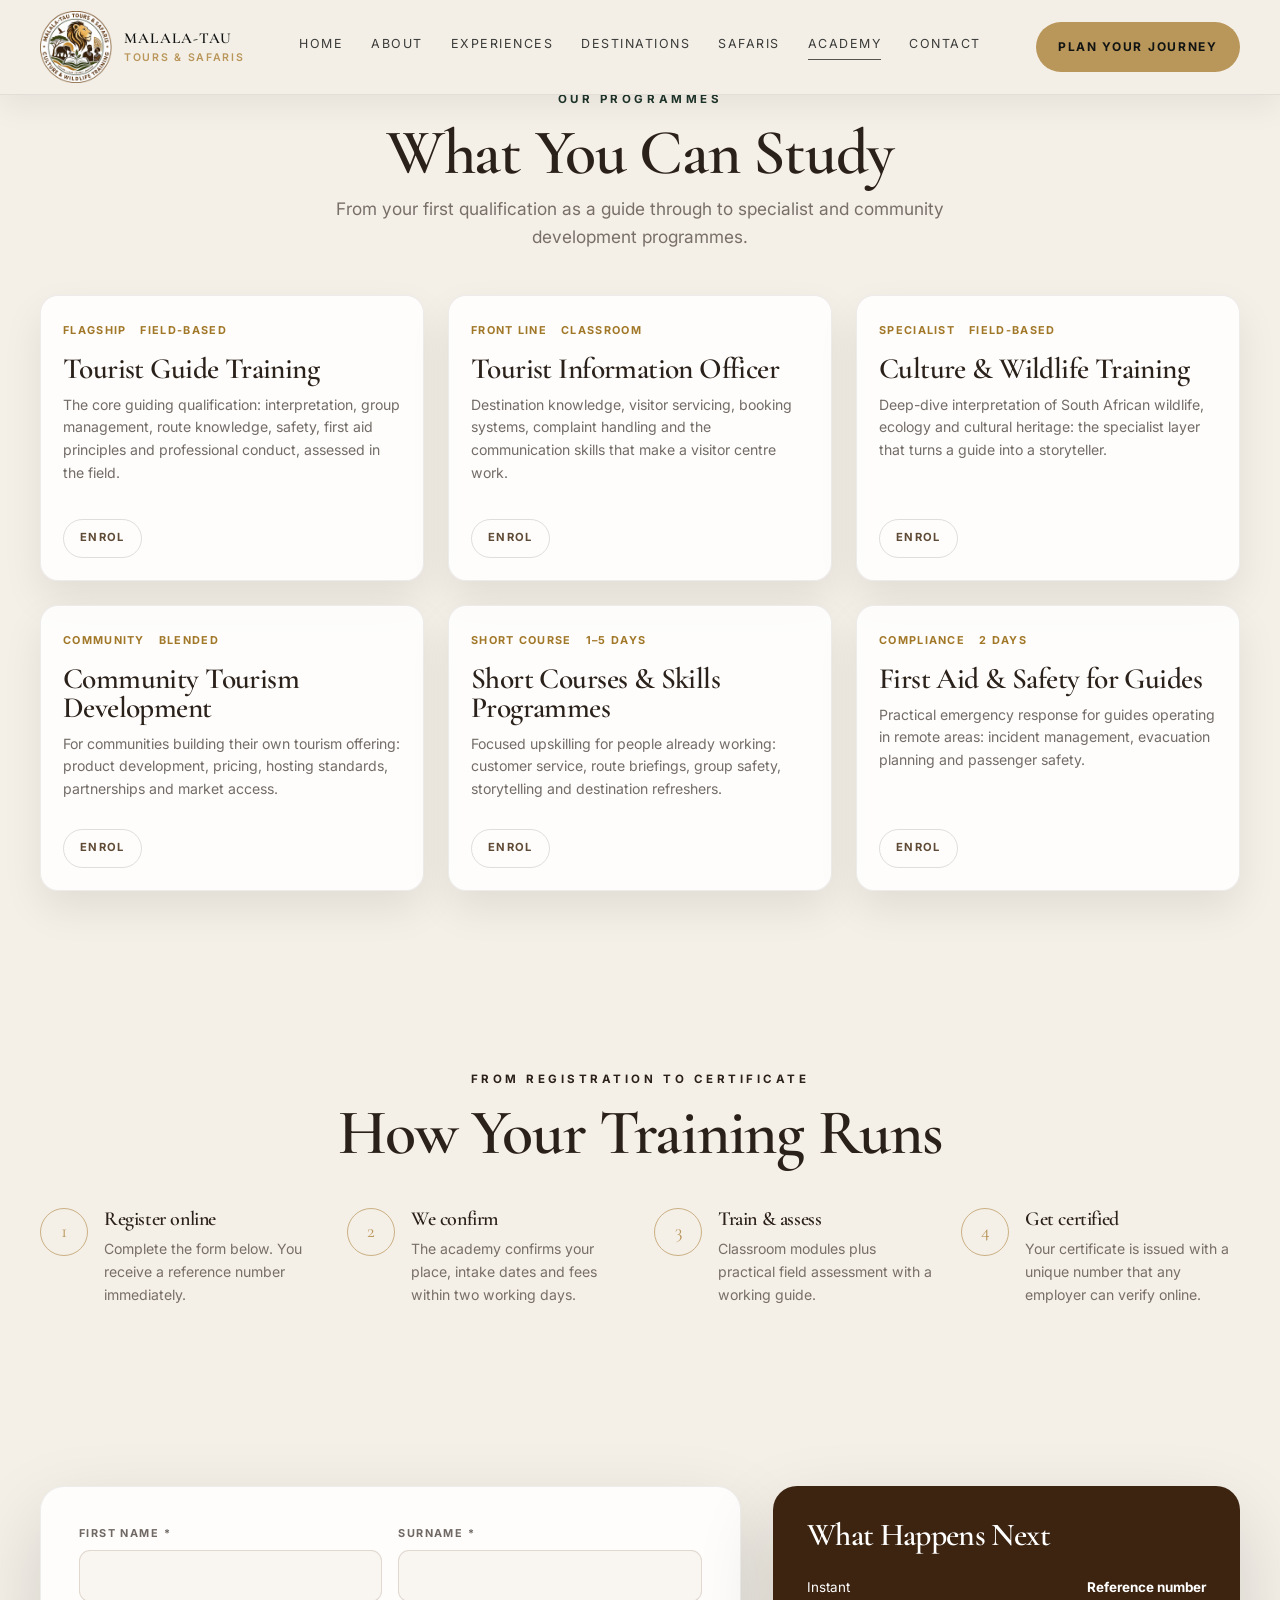
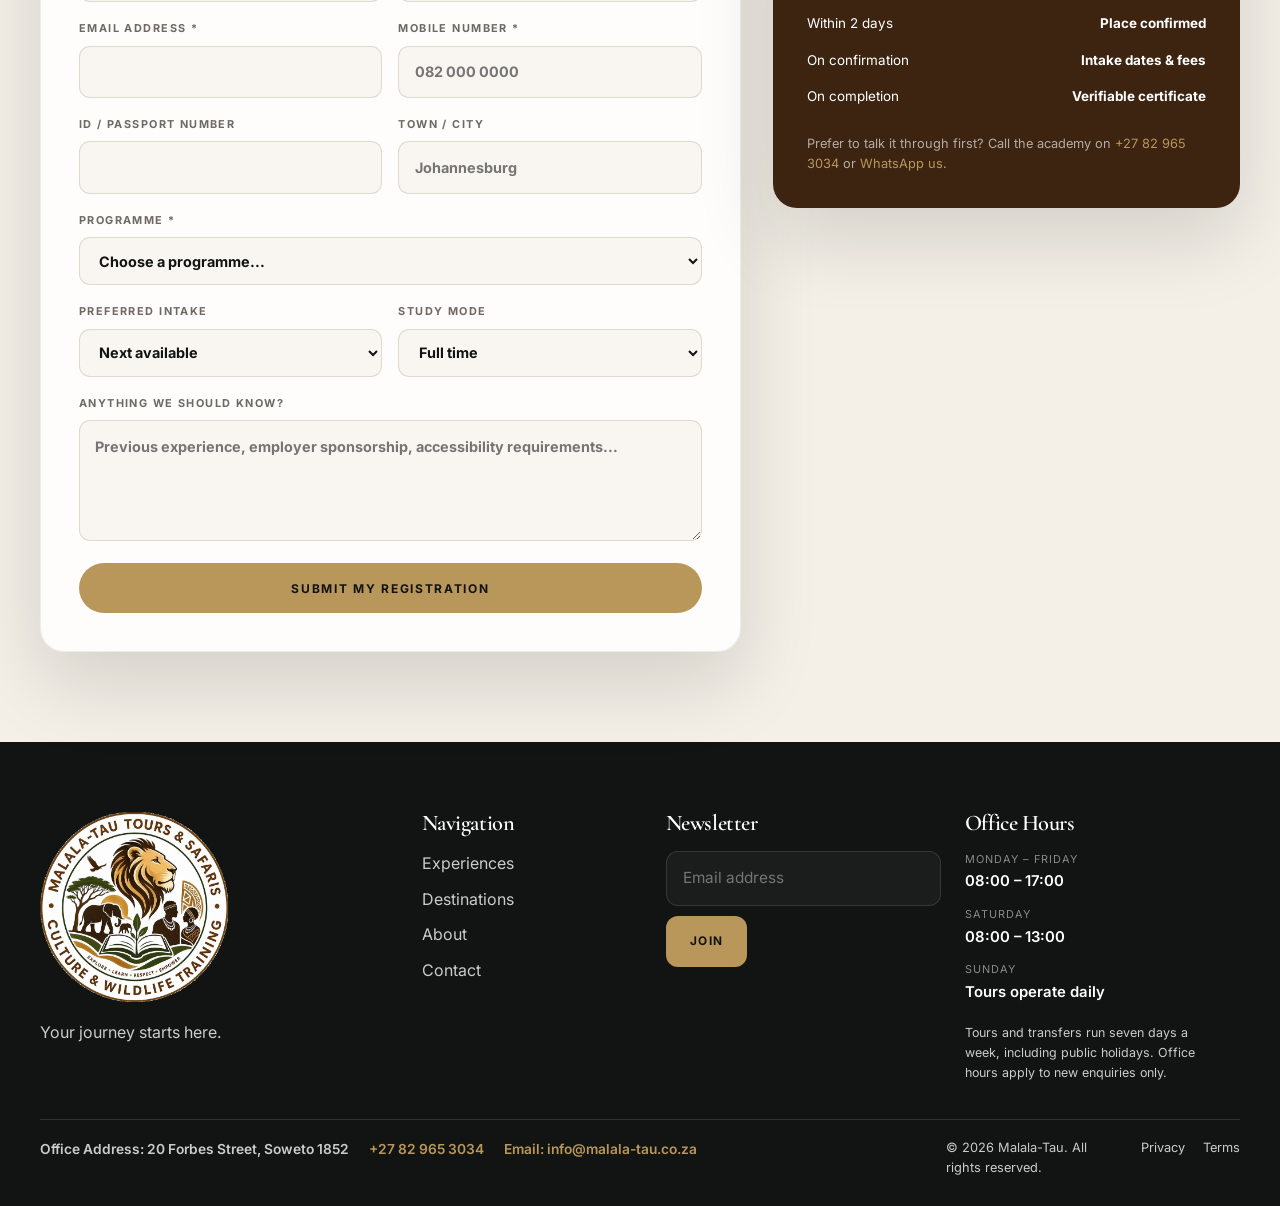
<file: academy.html>
<!DOCTYPE html>
<html lang="en">
  <head>
    <meta charset="UTF-8" />
    <meta name="viewport" content="width=device-width, initial-scale=1.0" />
    <title>Academy | Malala-Tau</title>
    <meta name="description" content="Malala-Tau Academy programmes for guides, tourism professionals and community development." />
    <link rel="preconnect" href="https://fonts.googleapis.com" />
    <link rel="preconnect" href="https://fonts.gstatic.com" crossorigin />
    <link href="https://fonts.googleapis.com/css2?family=Cormorant+Garamond:wght@400;500;600;700&family=Inter:wght@400;500;600;700;800&display=swap" rel="stylesheet" />
    <link rel="stylesheet" href="styles.css" />
  </head>
  <body class="academy-page">
    <header class="site-header" id="top">
      <div class="container nav-shell">
        <a href="index.html#top" class="brand" aria-label="Malala Tau home">
          <img class="brand-logo" src="malala-tau-logo.png" alt="Malala-Tau Tours and Safaris" />
          <span class="brand-label">Malala-Tau<br /><small>Tours &amp; Safaris</small></span>
        </a>
        <nav class="main-nav" aria-label="Main navigation">
          <a href="index.html#top">Home</a>
          <a href="index.html#about">About</a>
          <a href="index.html#experiences">Experiences</a>
          <a href="index.html#destinations">Destinations</a>
          <a href="index.html#safari">Safaris</a>
          <a class="is-active" href="academy.html#academy">Academy</a>
          <a href="index.html#contact">Contact</a>
        </nav>
        <a class="nav-cta" href="#registration">Plan Your Journey</a>
        <button class="nav-toggle" aria-label="Open navigation" aria-expanded="false">
          <span></span><span></span><span></span>
        </button>
      </div>
    </header>

    <main>
      <section id="academy" class="academy-programmes-section">
        <div class="container academy-page-heading reveal">
          <p class="eyebrow eyebrow-dark">OUR PROGRAMMES</p>
          <h1>What You Can Study</h1>
          <p>From your first qualification as a guide through to specialist and community development programmes.</p>
        </div>
        <div class="container programme-grid reveal">
          <article class="programme-card"><div class="programme-meta"><span>Flagship</span><span>Field-based</span></div><h2>Tourist Guide Training</h2><p>The core guiding qualification: interpretation, group management, route knowledge, safety, first aid principles and professional conduct, assessed in the field.</p><a href="#registration">Enrol</a></article>
          <article class="programme-card"><div class="programme-meta"><span>Front line</span><span>Classroom</span></div><h2>Tourist Information Officer</h2><p>Destination knowledge, visitor servicing, booking systems, complaint handling and the communication skills that make a visitor centre work.</p><a href="#registration">Enrol</a></article>
          <article class="programme-card"><div class="programme-meta"><span>Specialist</span><span>Field-based</span></div><h2>Culture &amp; Wildlife Training</h2><p>Deep-dive interpretation of South African wildlife, ecology and cultural heritage: the specialist layer that turns a guide into a storyteller.</p><a href="#registration">Enrol</a></article>
          <article class="programme-card"><div class="programme-meta"><span>Community</span><span>Blended</span></div><h2>Community Tourism Development</h2><p>For communities building their own tourism offering: product development, pricing, hosting standards, partnerships and market access.</p><a href="#registration">Enrol</a></article>
          <article class="programme-card"><div class="programme-meta"><span>Short course</span><span>1–5 days</span></div><h2>Short Courses &amp; Skills Programmes</h2><p>Focused upskilling for people already working: customer service, route briefings, group safety, storytelling and destination refreshers.</p><a href="#registration">Enrol</a></article>
          <article class="programme-card"><div class="programme-meta"><span>Compliance</span><span>2 days</span></div><h2>First Aid &amp; Safety for Guides</h2><p>Practical emergency response for guides operating in remote areas: incident management, evacuation planning and passenger safety.</p><a href="#registration">Enrol</a></article>
        </div>
      </section>

      <section class="academy-process-section">
        <div class="container academy-page-heading academy-dark-heading reveal">
          <p class="eyebrow">FROM REGISTRATION TO CERTIFICATE</p>
          <h2>How Your Training Runs</h2>
        </div>
        <div class="container process-grid reveal">
          <article class="process-step"><span>1</span><div><h3>Register online</h3><p>Complete the form below. You receive a reference number immediately.</p></div></article>
          <article class="process-step"><span>2</span><div><h3>We confirm</h3><p>The academy confirms your place, intake dates and fees within two working days.</p></div></article>
          <article class="process-step"><span>3</span><div><h3>Train &amp; assess</h3><p>Classroom modules plus practical field assessment with a working guide.</p></div></article>
          <article class="process-step"><span>4</span><div><h3>Get certified</h3><p>Your certificate is issued with a unique number that any employer can verify online.</p></div></article>
        </div>
      </section>

      <section id="registration" class="academy-registration-section">
        <div class="container registration-layout reveal">
          <form class="registration-form" id="registration-form">
            <div class="registration-fields">
              <label>First name *<input name="firstName" type="text" autocomplete="given-name" required /></label>
              <label>Surname *<input name="surname" type="text" autocomplete="family-name" required /></label>
              <label>Email address *<input name="email" type="email" autocomplete="email" required /></label>
              <label>Mobile number *<input name="mobile" type="tel" placeholder="082 000 0000" required /></label>
              <label>ID / passport number<input name="identity" type="text" /></label>
              <label>Town / city<input name="city" type="text" placeholder="Johannesburg" /></label>
              <label class="registration-wide">Programme *<select name="programme" required><option value="">Choose a programme...</option><option>Tourist Guide Training</option><option>Tourist Information Officer</option><option>Culture &amp; Wildlife Training</option><option>Community Tourism Development</option><option>Short Courses &amp; Skills Programmes</option><option>First Aid &amp; Safety for Guides</option></select></label>
              <label>Preferred intake<select name="intake"><option>Next available</option><option>Within 1 month</option><option>Within 3 months</option><option>Later this year</option></select></label>
              <label>Study mode<select name="studyMode"><option>Full time</option><option>Part time</option><option>Weekends</option><option>Block release</option></select></label>
              <label class="registration-wide">Anything we should know?<textarea name="notes" rows="4" placeholder="Previous experience, employer sponsorship, accessibility requirements..."></textarea></label>
            </div>
            <button class="button button-primary" type="submit">Submit My Registration</button>
          </form>
          <aside class="registration-next">
            <h2>What Happens Next</h2>
            <dl><div><dt>Instant</dt><dd>Reference number</dd></div><div><dt>Within 2 days</dt><dd>Place confirmed</dd></div><div><dt>On confirmation</dt><dd>Intake dates &amp; fees</dd></div><div><dt>On completion</dt><dd>Verifiable certificate</dd></div></dl>
            <p>Prefer to talk it through first? Call the academy on <a href="tel:+27829653034">+27 82 965 3034</a> or <a href="https://wa.me/27829653034" target="_blank" rel="noopener noreferrer">WhatsApp us</a>.</p>
          </aside>
        </div>
      </section>
    </main>

    <footer class="site-footer">
      <div class="container footer-grid">
        <div><a href="index.html#top" class="brand footer-brand" aria-label="Malala Tau home"><img class="footer-logo" src="malala-tau-logo.png" alt="Malala-Tau Tours and Safaris" /></a><p>Your journey starts here.</p></div>
        <div><h3>Navigation</h3><ul><li><a href="index.html#experiences">Experiences</a></li><li><a href="index.html#destinations">Destinations</a></li><li><a href="index.html#about">About</a></li><li><a href="index.html#contact">Contact</a></li></ul></div>
        <div><h3>Newsletter</h3><form class="newsletter-form"><input type="email" aria-label="Newsletter email" placeholder="Email address" /><button type="submit">Join</button></form></div>
        <div class="footer-hours"><h3>Office Hours</h3><dl><div><dt>Monday – Friday</dt><dd>08:00 – 17:00</dd></div><div><dt>Saturday</dt><dd>08:00 – 13:00</dd></div><div><dt>Sunday</dt><dd>Tours operate daily</dd></div></dl><p>Tours and transfers run seven days a week, including public holidays. Office hours apply to new enquiries only.</p></div>
      </div>
      <div class="container footer-bottom"><div class="footer-office-contact"><span>Office Address: 20 Forbes Street, Soweto 1852</span><a href="tel:+27829653034">+27 82 965 3034</a><a href="mailto:info@malala-tau.co.za">Email: info@malala-tau.co.za</a></div><span>© 2026 Malala-Tau. All rights reserved.</span><span><a href="#">Privacy</a><a href="#">Terms</a></span></div>
    </footer>
    <script src="script.js"></script>
  </body>
</html>
</file>
<file: styles.css>
:root {
  --ivory: #f4efe7;
  --ivory-strong: #ece2d0;
  --sand: #d6c5a5;
  --earth: #8d6e4c;
  --olive: #4f5b3f;
  --green: #1f352a;
  --charcoal: #111412;
  --charcoal-soft: #1b201d;
  --gold: #b9965a;
  --line: rgba(17,20,18,0.12);
  --white: #ffffff;
  --shadow: 0 30px 80px rgba(17, 20, 18, 0.14);
  --radius: 24px;
  --radius-small: 18px;
  --container: min(1200px, calc(100vw - 48px));
}

* { box-sizing: border-box; }

html {
  scroll-behavior: smooth;
}

body {
  margin: 0;
  background: var(--ivory);
  color: var(--charcoal);
  font-family: "Inter", sans-serif;
  line-height: 1.6;
}

a {
  color: inherit;
  text-decoration: none;
}

img {
  display: block;
  width: 100%;
  height: auto;
}

button, input, select {
  font: inherit;
}

.container {
  width: var(--container);
  margin: 0 auto;
}

.eyebrow {
  margin: 0 0 14px;
  font-size: 0.72rem;
  letter-spacing: 0.22rem;
  text-transform: uppercase;
  color: rgba(255,255,255,0.8);
  font-weight: 700;
}

.eyebrow-dark {
  color: var(--green);
}

h1, h2, h3 {
  font-family: "Cormorant Garamond", serif;
  letter-spacing: -0.02em;
  line-height: 0.96;
  margin: 0;
}

h1 {
  font-size: clamp(4.25rem, 7vw, 8rem);
  font-weight: 600;
  max-width: 640px;
  color: var(--white);
}

.hero h1 {
  color: var(--gold);
}

.hero-heading-prefix {
  color: var(--white);
}

h2 {
  font-size: clamp(2.8rem, 4vw, 5rem);
  font-weight: 600;
  color: var(--charcoal);
}

h3 {
  font-size: clamp(2.1rem, 2.5vw, 3rem);
  font-weight: 600;
}

p {
  margin: 0;
}

.site-header {
  position: fixed;
  top: 0;
  left: 0;
  width: 100%;
  z-index: 30;
  transition: background-color 0.35s ease, border-color 0.35s ease, box-shadow 0.35s ease;
}

.site-header.scrolled {
  background: rgba(17, 20, 18, 0.76);
  border-bottom: 1px solid rgba(255,255,255,0.08);
  backdrop-filter: blur(16px);
  box-shadow: 0 18px 40px rgba(17,20,18,0.08);
}

.site-header.scrolling-up {
  transform: translateY(0);
}

.academy-page .site-header,
.academy-page .site-header.scrolled {
  background: rgba(244,239,231,0.96);
  border-bottom: 1px solid rgba(17,20,18,0.08);
  box-shadow: 0 12px 30px rgba(17,20,18,0.06);
  backdrop-filter: blur(16px);
}

.scroll-progress {
  position: fixed;
  top: 0;
  left: 0;
  z-index: 50;
  width: var(--scroll-progress, 0%);
  height: 3px;
  background: var(--gold);
  box-shadow: 0 0 18px rgba(185, 150, 90, 0.6);
  pointer-events: none;
}

.nav-shell {
  min-height: 94px;
  display: flex;
  align-items: center;
  justify-content: space-between;
  gap: 24px;
}

.brand {
  display: inline-flex;
  align-items: center;
  color: var(--white);
  font-weight: 700;
  letter-spacing: 0.08em;
  text-transform: uppercase;
  font-size: 0;
  line-height: 0;
  overflow: hidden;
}

.brand-logo {
  width: 72px;
  height: 72px;
  object-fit: contain;
  object-position: left center;
}

.brand-label {
  display: block;
  color: var(--white);
  font-family: "Cormorant Garamond", serif;
  font-size: 0.95rem;
  font-weight: 600;
  letter-spacing: 0.08em;
  line-height: 1.15;
  white-space: nowrap;
}

.brand-label small {
  display: block;
  margin-top: 4px;
  color: var(--gold);
  font-family: "Inter", sans-serif;
  font-size: 0.66rem;
  letter-spacing: 0.16em;
}

.academy-page .brand-label {
  color: var(--charcoal);
}

.academy-page .brand-label small {
  color: var(--gold);
}

.site-header .brand {
  gap: 12px;
}

.main-nav {
  display: flex;
  align-items: center;
  justify-content: center;
  gap: 28px;
  color: rgba(255,255,255,0.9);
  font-size: 0.78rem;
  letter-spacing: 0.12em;
  text-transform: uppercase;
}

.academy-page .main-nav {
  color: rgba(17,20,18,0.82);
}

.main-nav a {
  position: relative;
  padding-bottom: 6px;
  transition: color 0.25s ease;
}

.main-nav a::after {
  content: "";
  position: absolute;
  left: 0;
  bottom: 0;
  width: 100%;
  height: 1px;
  background: rgba(255,255,255,0.8);
  transform: scaleX(0);
  transform-origin: left;
  transition: transform 0.3s ease;
}

.academy-page .main-nav a::after {
  background: rgba(17,20,18,0.7);
}

.main-nav a:hover::after,
.main-nav a:focus-visible::after {
  transform: scaleX(1);
}

.main-nav a:hover,
.main-nav a:focus-visible {
  color: var(--gold);
}

.main-nav a.is-active::after {
  transform: scaleX(1);
}

.nav-cta,
.button,
.search-button,
.newsletter-form button,
.cta-form button {
  border: none;
  cursor: pointer;
  transition: transform 0.3s ease, background-color 0.3s ease, color 0.3s ease;
}

.nav-cta,
.button {
  display: inline-flex;
  align-items: center;
  justify-content: center;
  border-radius: 999px;
  padding: 0.95rem 1.4rem;
  font-size: 0.75rem;
  letter-spacing: 0.14em;
  text-transform: uppercase;
  font-weight: 700;
}

.nav-cta {
  background: var(--gold);
  color: var(--charcoal);
}

.button-primary {
  background: var(--gold);
  color: var(--charcoal);
}

.button-secondary {
  background: rgba(255,255,255,0.08);
  border: 1px solid rgba(255,255,255,0.24);
  color: var(--white);
}

.nav-cta:hover,
.button:hover,
.search-button:hover,
.newsletter-form button:hover,
.cta-form button:hover {
  transform: translateY(-1px);
}

.nav-toggle {
  display: none;
  width: 44px;
  height: 44px;
  background: transparent;
  border: 1px solid rgba(255,255,255,0.25);
  border-radius: 50%;
  padding: 0;
  cursor: pointer;
}

.nav-toggle span {
  display: block;
  width: 18px;
  height: 2px;
  background: white;
  margin: 5px auto;
}

.hero {
  position: relative;
  min-height: 100vh;
  background: var(--charcoal);
  display: flex;
  align-items: flex-end;
  padding: 160px 0 120px;
  overflow: hidden;
}

.hero-media {
  position: absolute;
  inset: 0;
  transform: scale(1.08);
}

.hero-slide {
  position: absolute;
  inset: 0;
  background-position: center;
  background-size: cover;
  opacity: 0;
  transform: scale(1.03);
  transition: opacity 1.4s ease, transform 8s ease;
}

.hero-slide.is-active {
  opacity: 1;
  transform: scale(1.08);
}

.hero-slide-lion {
  background-image: url('https://malala-tau.co.za/wp-content/uploads/2024/12/lion-5799513_1280-1024x682.jpg');
}

.hero-slide-zebra {
  background-image: url('https://malala-tau.co.za/wp-content/uploads/2024/12/pexels-pixabay-34098-683x1024.jpg');
}

.hero-slide-elephant {
  background-image: url('https://malala-tau.co.za/wp-content/uploads/2024/12/pexels-gsn-travel-28708345-1024x682.jpg');
}

.hero-overlay {
  position: absolute;
  inset: 0;
  background: linear-gradient(90deg, rgba(17, 20, 18, 0.76), rgba(17, 20, 18, 0.32) 40%, rgba(17,20,18,0.18));
}

.hero-content,
.hero-search {
  position: relative;
  z-index: 2;
}

.hero-content {
  display: flex;
  flex-direction: column;
  justify-content: flex-end;
  max-width: 700px;
}

.hero-copy {
  max-width: 560px;
  color: rgba(255,255,255,0.88);
  font-size: 1.1rem;
  margin-top: 22px;
}

.hero-actions {
  display: flex;
  flex-wrap: wrap;
  gap: 18px;
  margin-top: 32px;
}

.hero-search {
  margin-top: 56px;
}

.search-panel {
  display: grid;
  grid-template-columns: 1.1fr 1.4fr 1fr 1fr auto;
  align-items: end;
  gap: 18px;
  background: rgba(244, 239, 231, 0.96);
  border: 1px solid rgba(17,20,18,0.06);
  box-shadow: var(--shadow);
  border-radius: var(--radius-small);
  padding: 18px 18px 18px 20px;
}

.search-panel label {
  display: flex;
  flex-direction: column;
  gap: 8px;
  color: var(--charcoal);
}

.search-panel span {
  font-size: 0.68rem;
  letter-spacing: 0.14em;
  text-transform: uppercase;
  font-weight: 700;
}

.search-panel input,
.search-panel select,
.filter-toolbar select,
.cta-form input,
.newsletter-form input {
  appearance: none;
  border: 1px solid var(--line);
  background: transparent;
  color: var(--charcoal);
  border-radius: 12px;
  padding: 0.9rem 1rem;
  font-size: 0.96rem;
  width: 100%;
  outline: none;
}

.footer-hours dl {
  display: grid;
  gap: 12px;
  margin: 12px 0 18px;
}

.footer-hours dl div {
  display: flex;
  flex-direction: column;
  gap: 2px;
}

.footer-hours dt {
  color: rgba(255,255,255,0.5);
  font-size: 0.68rem;
  letter-spacing: 0.1em;
  text-transform: uppercase;
}

.footer-hours dd {
  margin: 0;
  color: var(--white);
  font-size: 0.93rem;
  font-weight: 600;
}

.footer-hours p {
  max-width: 245px;
  color: rgba(255,255,255,0.58);
  font-size: 0.78rem;
  line-height: 1.6;
}

.search-button,
.newsletter-form button,
.cta-form button {
  background: var(--green);
  color: var(--white);
  border-radius: 12px;
  padding: 1rem 1.5rem;
  font-size: 0.74rem;
  letter-spacing: 0.12em;
  text-transform: uppercase;
  font-weight: 700;
}

.newsletter-form button {
  background: var(--gold);
  color: var(--charcoal);
}

section {
  padding: clamp(4.5rem, 7vw, 7rem) 0;
}

.featured-section {
  background: rgba(214, 197, 165, 0.12);
}

.shuttle-section {
  padding-top: 0;
  background: var(--ivory);
}

.shuttle-panel {
  position: relative;
  min-height: 360px;
  overflow: hidden;
  border-radius: var(--radius);
  background-image: linear-gradient(90deg, rgba(17,20,18,0.82) 0%, rgba(17,20,18,0.58) 42%, rgba(17,20,18,0.08) 100%), url("WhatsApp-Image-2024-12-23-at-20.04.51_b5e4f71a.jpg");
  background-position: center;
  background-size: cover;
  box-shadow: var(--shadow);
}

.shuttle-content {
  display: flex;
  max-width: 520px;
  min-height: 360px;
  flex-direction: column;
  align-items: flex-start;
  justify-content: center;
  padding: 42px;
  color: var(--white);
}

.shuttle-content .eyebrow {
  margin-bottom: 16px;
  color: var(--gold);
}

.shuttle-content h2 {
  color: var(--white);
  font-size: clamp(2.6rem, 4vw, 4.4rem);
}

.shuttle-content p:not(.eyebrow) {
  max-width: 470px;
  margin: 18px 0 26px;
  color: rgba(255,255,255,0.84);
  font-size: 1rem;
}

.shuttle-booking-wrap {
  margin-top: 26px;
}

.shuttle-booking-form {
  max-width: 920px;
  margin: 0 auto;
  padding: clamp(26px, 4vw, 40px);
  border: 1px solid rgba(17,20,18,0.1);
  border-radius: var(--radius-small);
  background: rgba(255,255,255,0.76);
  box-shadow: 0 18px 40px rgba(17,20,18,0.08);
}

.shuttle-booking-heading {
  display: flex;
  align-items: baseline;
  justify-content: space-between;
  gap: 24px;
  margin-bottom: 18px;
}

.shuttle-booking-heading h2 {
  color: #5f4a35;
  font-family: "Inter", sans-serif;
  font-size: clamp(1.45rem, 2.4vw, 2rem);
  font-weight: 500;
  letter-spacing: -0.03em;
}

.shuttle-booking-heading p {
  color: #5f4a35;
  font-size: 1.05rem;
  font-weight: 600;
  white-space: nowrap;
}

.shuttle-form-grid {
  display: grid;
  grid-template-columns: repeat(2, minmax(0, 1fr));
  gap: 14px 12px;
}

.shuttle-booking-form label {
  display: flex;
  flex-direction: column;
  gap: 7px;
  color: rgba(43,33,27,0.7);
  font-size: 0.68rem;
  font-weight: 700;
  letter-spacing: 0.12em;
  text-transform: uppercase;
}

.shuttle-booking-form input,
.shuttle-booking-form select,
.shuttle-booking-form textarea {
  width: 100%;
  border: 1px solid rgba(43,33,27,0.2);
  border-radius: 6px;
  background: rgba(255,255,255,0.7);
  color: var(--charcoal);
  font: inherit;
  font-size: 0.95rem;
  letter-spacing: normal;
  outline: none;
  padding: 0.9rem 0.95rem;
  text-transform: none;
}

.shuttle-booking-form textarea {
  resize: vertical;
}

.shuttle-booking-form input:focus,
.shuttle-booking-form select:focus,
.shuttle-booking-form textarea:focus {
  border-color: var(--gold);
  box-shadow: 0 0 0 3px rgba(185,150,90,0.14);
}

.shuttle-form-wide {
  grid-column: 1 / -1;
}

.shuttle-estimate {
  margin: 16px 0 8px;
  color: #2b211b;
  font-size: 1rem;
}

.shuttle-calculation {
  margin-bottom: 18px;
  color: rgba(43,33,27,0.66);
  font-size: 0.95rem;
}

.shuttle-submit {
  width: 100%;
  border: 0;
  border-radius: 7px;
  background: #75542f;
  color: var(--gold);
  cursor: pointer;
  font: inherit;
  font-size: 0.9rem;
  font-weight: 700;
  padding: 1rem;
  text-transform: none;
}

.shuttle-submit:hover,
.shuttle-submit:focus-visible {
  background: #5f4325;
}

.section-heading {
  display: flex;
  flex-direction: column;
  gap: 12px;
  margin-bottom: 36px;
}

.section-heading p:last-child {
  color: rgba(17,20,18,0.7);
  font-size: 1.05rem;
}

.section-heading-inline {
  display: flex;
  align-items: end;
  justify-content: space-between;
  gap: 18px;
}

.tour-section .section-heading-inline {
  align-items: center;
  justify-content: center;
  text-align: center;
}

.tour-section .section-heading-inline .shortline {
  display: none;
}

.shortline {
  flex: 1;
  max-width: 220px;
  height: 1px;
  background: rgba(17,20,18,0.2);
}

.feature-grid {
  display: grid;
  grid-template-columns: 1.4fr 1fr 1fr;
  gap: 22px;
}

.feature-card {
  position: relative;
  overflow: hidden;
  border-radius: var(--radius);
  min-height: 480px;
  box-shadow: var(--shadow);
  isolation: isolate;
  transition: outline-color 0.3s ease;
  outline: 2px solid transparent;
}

.feature-card:hover {
  outline-color: var(--gold);
}

.feature-card img {
  height: 100%;
  object-fit: cover;
  transition: transform 0.2s linear;
}

.feature-card-lion img {
  object-position: left center;
}

.feature-card:hover img {
  transform: scale(1.04);
}

.feature-card-content {
  position: absolute;
  inset: auto 0 0 0;
  padding: 24px 26px 20px;
  background: linear-gradient(180deg, rgba(17,20,18,0) 0%, rgba(17,20,18,0.78) 40%, rgba(17,20,18,0.92) 100%);
  color: var(--white);
}

.meta,
.badge,
.destination-tag {
  display: inline-flex;
  align-items: center;
  font-size: 0.7rem;
  letter-spacing: 0.14em;
  text-transform: uppercase;
  color: rgba(255,255,255,0.8);
  font-weight: 700;
}

.feature-card-content h3 {
  margin-top: 12px;
  font-size: clamp(2.4rem, 3vw, 3.6rem);
  color: var(--white);
}

.feature-meta {
  display: flex;
  justify-content: space-between;
  margin-top: 14px;
  font-size: 0.85rem;
  color: rgba(255,255,255,0.8);
}

.feature-card-content a {
  display: inline-block;
  margin-top: 18px;
  color: var(--white);
  font-size: 0.82rem;
  letter-spacing: 0.12em;
  text-transform: uppercase;
  font-weight: 700;
}

.filter-toolbar {
  display: grid;
  grid-template-columns: repeat(5, minmax(0, 1fr));
  gap: 14px;
  background: rgba(255,255,255,0.5);
  border: 1px solid var(--line);
  border-radius: 20px;
  padding: 18px;
  margin-bottom: 32px;
}

.filter-toolbar label {
  display: flex;
  flex-direction: column;
  gap: 8px;
  font-size: 0.7rem;
  text-transform: uppercase;
  letter-spacing: 0.12em;
  color: rgba(17,20,18,0.7);
  font-weight: 700;
}

.tour-grid {
  display: grid;
  grid-template-columns: repeat(3, minmax(0, 1fr));
  gap: 26px;
}

.tour-card {
  display: flex;
  flex-direction: column;
  overflow: hidden;
  background: rgba(255,255,255,0.48);
  border: 1px solid rgba(17,20,18,0.07);
  border-radius: var(--radius-small);
  box-shadow: 0 18px 40px rgba(17,20,18,0.06);
  outline: 2px solid transparent;
  transition: transform 0.3s ease, box-shadow 0.3s ease, opacity 0.28s ease, outline-color 0.3s ease;
}

.tour-card:hover {
  transform: translateY(-4px);
  box-shadow: 0 26px 54px rgba(17,20,18,0.1);
  outline-color: var(--gold);
}

.tour-card.hidden {
  display: none;
}

.tour-card img {
  height: 250px;
  object-fit: cover;
  transition: transform 0.6s ease;
}

.tour-card-dinokeng img {
  object-position: center 18%;
}

.tour-card:hover img {
  transform: scale(1.05);
}

.tour-card-body {
  display: flex;
  flex-direction: column;
  gap: 14px;
  padding: 18px 18px 20px;
}

.tour-card-topline {
  display: flex;
  justify-content: space-between;
  align-items: center;
  gap: 10px;
}

.badge {
  color: var(--green);
}

.rating {
  font-size: 0.82rem;
  font-weight: 700;
  color: var(--earth);
}

.tour-card h3 {
  font-size: clamp(2rem, 2vw, 2.7rem);
  color: var(--charcoal);
}

.tour-card p {
  color: rgba(17,20,18,0.72);
  font-size: 0.96rem;
}

.tour-meta {
  display: flex;
  justify-content: space-between;
  gap: 8px;
  padding-top: 8px;
  border-top: 1px solid rgba(17,20,18,0.08);
  font-weight: 600;
  color: var(--green);
}

.tour-card a {
  display: inline-flex;
  align-items: center;
  font-size: 0.74rem;
  letter-spacing: 0.12em;
  text-transform: uppercase;
  font-weight: 700;
  color: var(--charcoal);
}

.experience-dialog {
  width: min(1080px, calc(100vw - 32px));
  max-height: min(88vh, 900px);
  padding: 0;
  border: 1px solid rgba(17,20,18,0.1);
  border-radius: var(--radius);
  background: var(--ivory);
  color: var(--charcoal);
  box-shadow: 0 30px 100px rgba(17,20,18,0.3);
}

.experience-dialog::backdrop {
  background: rgba(17,20,18,0.7);
  backdrop-filter: blur(8px);
}

.dialog-close {
  position: absolute;
  top: 18px;
  right: 18px;
  z-index: 2;
  width: 42px;
  height: 42px;
  border: 1px solid rgba(17,20,18,0.16);
  border-radius: 50%;
  background: rgba(244,239,231,0.86);
  color: var(--charcoal);
  font-size: 1.7rem;
  line-height: 1;
  cursor: pointer;
}

.experience-detail-grid {
  display: grid;
  grid-template-columns: 0.8fr 1.2fr;
  gap: 0;
}

.experience-detail-copy {
  display: flex;
  flex-direction: column;
  justify-content: center;
  gap: 20px;
  padding: 54px 42px;
  background: var(--green);
  color: var(--white);
}

.experience-detail-copy h2,
.experience-detail-copy .eyebrow {
  color: var(--white);
}

.experience-detail-copy h2 {
  font-size: clamp(2.5rem, 4vw, 4.5rem);
  line-height: 1;
}

.detail-description {
  color: rgba(255,255,255,0.82);
  font-size: 1rem;
}

.detail-meta {
  display: flex;
  flex-wrap: wrap;
  gap: 10px;
}

.detail-meta span {
  padding: 8px 12px;
  border: 1px solid rgba(255,255,255,0.22);
  border-radius: 999px;
  color: rgba(255,255,255,0.9);
  font-size: 0.76rem;
  font-weight: 700;
}

.booking-form {
  display: flex;
  flex-direction: column;
  gap: 14px;
  padding: 42px;
  overflow-y: auto;
}

.booking-form h3 {
  font-size: clamp(2rem, 3vw, 3rem);
  margin-bottom: 6px;
}

.booking-form label {
  display: flex;
  flex-direction: column;
  gap: 8px;
  color: var(--charcoal);
  font-size: 0.76rem;
  font-weight: 700;
}

.booking-form-wide {
  display: grid;
  grid-template-columns: repeat(2, minmax(0, 1fr));
  gap: 14px;
}

.booking-form input,
.booking-form select,
.booking-form textarea {
  width: 100%;
  border: 1px solid var(--line);
  border-radius: 12px;
  padding: 0.9rem 1rem;
  background: rgba(255,255,255,0.52);
  color: var(--charcoal);
  outline: none;
  resize: vertical;
}

.booking-form input:focus,
.booking-form select:focus,
.booking-form textarea:focus {
  border-color: var(--green);
  box-shadow: 0 0 0 3px rgba(31,53,42,0.1);
}

.booking-form .button {
  align-self: flex-start;
  margin-top: 4px;
}

.booking-success {
  color: var(--green);
  font-size: 0.88rem;
  font-weight: 700;
}

.destination-section {
  background: rgba(31, 53, 42, 0.03);
}

.destination-grid {
  display: grid;
  grid-template-columns: repeat(3, minmax(0, 1fr));
  gap: 22px;
}

.destination-card {
  position: relative;
  overflow: hidden;
  border-radius: var(--radius);
  min-height: 420px;
  box-shadow: var(--shadow);
  outline: 2px solid transparent;
  transition: outline-color 0.3s ease;
}

.destination-card:hover {
  outline-color: var(--gold);
}

.destination-card img {
  height: 100%;
  object-fit: cover;
}

.destination-card::after {
  content: "";
  position: absolute;
  inset: 0;
  background: linear-gradient(180deg, rgba(17,20,18,0.08), rgba(17,20,18,0.82));
}

.destination-card-content {
  position: absolute;
  inset: auto 0 0 0;
  z-index: 1;
  padding: 22px 20px 18px;
  color: var(--white);
}

.destination-tag {
  color: rgba(255,255,255,0.8);
}

.destination-card-content h3 {
  font-size: clamp(2rem, 2.2vw, 2.8rem);
  color: var(--white);
  margin-top: 12px;
}

.destination-card-content a {
  display: inline-flex;
  margin-top: 18px;
  font-size: 0.75rem;
  letter-spacing: 0.12em;
  text-transform: uppercase;
  font-weight: 700;
  color: rgba(255,255,255,0.9);
}

.safari-showcase {
  background: var(--charcoal-soft);
}

.safari-layout {
  display: grid;
  grid-template-columns: 1fr 1.2fr;
  align-items: center;
  gap: 32px;
}

.safari-copy h2,
.safari-copy p,
.safari-copy li {
  color: var(--white);
}

.safari-copy h2 {
  margin-bottom: 18px;
}

.safari-copy > p {
  max-width: 560px;
  color: rgba(255,255,255,0.78);
  font-size: 1.03rem;
}

.bullet-list {
  list-style: none;
  padding: 0;
  margin: 28px 0;
  display: grid;
  grid-template-columns: repeat(2, minmax(0, 1fr));
  gap: 14px;
  color: var(--white);
}

.bullet-list li {
  position: relative;
  padding-left: 22px;
  color: rgba(255,255,255,0.84);
  font-weight: 600;
}

.bullet-list li::before {
  content: "";
  position: absolute;
  left: 0;
  top: 10px;
  width: 9px;
  height: 9px;
  border-radius: 50%;
  background: var(--gold);
}

.safari-visual {
  display: grid;
  grid-template-columns: 1.2fr 0.8fr;
  gap: 18px;
  min-height: 520px;
}

.safari-image {
  overflow: hidden;
  border-radius: var(--radius);
  box-shadow: var(--shadow);
}

.safari-image img {
  height: 100%;
  object-fit: cover;
}

.journey-includes {
  background: var(--charcoal-soft);
  color: var(--white);
}

.journey-includes-heading {
  display: flex;
  flex-direction: column;
  align-items: center;
  gap: 14px;
  margin-bottom: 48px;
  text-align: center;
}

.journey-includes-heading .eyebrow {
  position: relative;
  margin: 0;
  color: var(--gold);
}

.journey-includes-heading .eyebrow::before,
.journey-includes-heading .eyebrow::after {
  content: "";
  display: inline-block;
  width: 34px;
  height: 1px;
  margin: 0 9px 4px;
  background: var(--gold);
}

.journey-includes-heading h2 {
  color: var(--white);
  font-size: clamp(2.6rem, 5vw, 4.6rem);
}

.journey-benefits {
  display: grid;
  grid-template-columns: repeat(4, minmax(0, 1fr));
  gap: 30px;
}

.journey-benefit {
  display: flex;
  align-items: flex-start;
  gap: 18px;
}

.journey-benefit-icon {
  display: inline-grid;
  flex: 0 0 48px;
  width: 48px;
  height: 48px;
  place-items: center;
  border: 1px solid rgba(185,150,90,0.75);
  border-radius: 50%;
  color: var(--gold);
  font-size: 1.35rem;
  font-weight: 700;
}

.journey-benefit h3 {
  margin: 0 0 7px;
  color: var(--white);
  font-size: 1.25rem;
  line-height: 1.1;
}

.journey-benefit p {
  margin: 0;
  color: rgba(255,255,255,0.58);
  font-size: 0.9rem;
  line-height: 1.65;
}

.wellness-grid {
  display: grid;
  grid-template-columns: 1.2fr 1fr 1fr;
  gap: 22px;
}

.wellness-card {
  background: rgba(255,255,255,0.46);
  border: 1px solid rgba(17,20,18,0.05);
  border-radius: var(--radius-small);
  overflow: hidden;
  box-shadow: 0 18px 40px rgba(17,20,18,0.06);
  outline: 2px solid transparent;
  transition: outline-color 0.3s ease;
}

.wellness-card:hover {
  outline-color: var(--gold);
}

.wellness-card img {
  height: 250px;
  object-fit: cover;
}

.wellness-card div {
  padding: 18px 18px 24px;
}

.wellness-card h3 {
  margin-top: 10px;
  font-size: clamp(2.1rem, 2.5vw, 3rem);
}

.wellness-card-featured {
  grid-column: span 1;
}

.academy-section {
  background: var(--ivory);
}

.academy-layout {
  display: grid;
  grid-template-columns: 1fr 1fr;
  align-items: center;
  gap: clamp(44px, 8vw, 100px);
}

.academy-copy h2 {
  max-width: 570px;
  color: #2b211b;
  font-size: clamp(3.3rem, 5vw, 5.3rem);
}

.academy-intro {
  max-width: 560px;
  margin: 18px 0 28px;
  color: rgba(43,33,27,0.68);
  font-size: 1.06rem;
}

.academy-benefits {
  display: grid;
  gap: 13px;
  list-style: none;
  max-width: 600px;
  margin: 0 0 36px;
  padding: 0;
}

.academy-benefits li {
  position: relative;
  padding-left: 40px;
  color: rgba(43,33,27,0.86);
  font-size: 0.92rem;
}

.academy-benefits li::before {
  content: "✓";
  position: absolute;
  top: -2px;
  left: 0;
  display: grid;
  width: 26px;
  height: 26px;
  place-items: center;
  border-radius: 50%;
  background: rgba(185,150,90,0.18);
  color: #9a701f;
  font-size: 0.75rem;
  font-weight: 700;
}

.academy-visual {
  position: relative;
  min-height: 420px;
}

.academy-visual img {
  width: 100%;
  height: 420px;
  border-radius: var(--radius);
  object-fit: cover;
  object-position: center;
  box-shadow: var(--shadow);
}

.academy-programmes {
  position: absolute;
  right: 0;
  bottom: 0;
  display: flex;
  width: 126px;
  height: 90px;
  flex-direction: column;
  align-items: center;
  justify-content: center;
  border-radius: 22px 0 var(--radius) 0;
  background: var(--olive);
  color: var(--white);
}

.academy-programmes strong {
  color: var(--gold);
  font-family: "Cormorant Garamond", serif;
  font-size: 2rem;
  line-height: 0.9;
}

.academy-programmes span {
  margin-top: 8px;
  font-size: 0.62rem;
  font-weight: 700;
  letter-spacing: 0.14em;
  text-transform: uppercase;
}

.story-section {
  background: rgba(214, 197, 165, 0.12);
}

.academy-programmes-section,
.academy-registration-section {
  background: var(--ivory);
}

.academy-page-heading {
  text-align: center;
}

.academy-page-heading h1,
.academy-page-heading h2 {
  width: 100%;
  margin-inline: auto;
  color: #2b211b;
  font-size: clamp(3rem, 5vw, 5rem);
}

.academy-page-heading > p:last-child {
  max-width: 700px;
  margin: 12px auto 0;
  color: rgba(43,33,27,0.62);
  font-size: 1.08rem;
}

.programme-grid {
  display: grid;
  grid-template-columns: repeat(3, minmax(0, 1fr));
  gap: 24px;
  margin-top: 44px;
}

.programme-card {
  display: flex;
  min-height: 286px;
  flex-direction: column;
  padding: 26px 22px 22px;
  border: 1px solid rgba(17,20,18,0.07);
  border-radius: var(--radius-small);
  background: rgba(255,255,255,0.84);
  box-shadow: 0 18px 40px rgba(17,20,18,0.08);
  outline: 2px solid transparent;
  transition: outline-color 0.3s ease, transform 0.3s ease;
}

.programme-card:hover {
  outline-color: var(--gold);
  transform: translateY(-3px);
}

.programme-meta {
  display: flex;
  gap: 14px;
  color: #a17728;
  font-size: 0.68rem;
  letter-spacing: 0.12em;
  text-transform: uppercase;
  font-weight: 700;
}

.programme-card h2 {
  margin: 16px 0 10px;
  color: #2b211b;
  font-size: clamp(1.8rem, 2.3vw, 2.35rem);
  line-height: 0.98;
}

.programme-card p {
  margin: 0;
  color: rgba(43,33,27,0.66);
  font-size: 0.88rem;
  line-height: 1.6;
}

.programme-card a {
  align-self: flex-start;
  margin-top: auto;
  padding: 0.6rem 1rem;
  border: 1px solid rgba(43,33,27,0.14);
  border-radius: 999px;
  color: #5f4a35;
  font-size: 0.7rem;
  font-weight: 700;
  letter-spacing: 0.12em;
  text-transform: uppercase;
}

.academy-process-section {
  background: var(--ivory);
}

.academy-dark-heading h2 {
  color: #2b211b;
}

.academy-dark-heading .eyebrow {
  color: #2b211b;
}

.process-grid {
  display: grid;
  grid-template-columns: repeat(4, minmax(0, 1fr));
  gap: 28px;
  margin-top: 44px;
}

.process-step {
  display: flex;
  align-items: flex-start;
  gap: 16px;
}

.process-step > span {
  display: grid;
  flex: 0 0 48px;
  width: 48px;
  height: 48px;
  place-items: center;
  border: 1px solid rgba(185,150,90,0.7);
  border-radius: 50%;
  color: var(--gold);
  font-family: "Cormorant Garamond", serif;
  font-size: 1.2rem;
}

.process-step h3 {
  margin: 2px 0 8px;
  color: #2b211b;
  font-size: 1.25rem;
}

.process-step p {
  margin: 0;
  color: rgba(43,33,27,0.62);
  font-size: 0.88rem;
  line-height: 1.65;
}

.registration-layout {
  display: grid;
  grid-template-columns: 1.2fr 0.8fr;
  align-items: start;
  gap: 32px;
}

.registration-form {
  padding: clamp(26px, 4vw, 38px);
  border: 1px solid rgba(17,20,18,0.07);
  border-radius: var(--radius);
  background: rgba(255,255,255,0.88);
  box-shadow: var(--shadow);
}

.registration-fields {
  display: grid;
  grid-template-columns: repeat(2, minmax(0, 1fr));
  gap: 18px 16px;
}

.registration-form label {
  display: flex;
  flex-direction: column;
  gap: 8px;
  color: rgba(43,33,27,0.68);
  font-size: 0.68rem;
  font-weight: 700;
  letter-spacing: 0.13em;
  text-transform: uppercase;
}

.registration-form input,
.registration-form select,
.registration-form textarea {
  width: 100%;
  border: 1px solid rgba(116,91,54,0.18);
  border-radius: 11px;
  background: rgba(244,239,231,0.55);
  color: var(--charcoal);
  font: inherit;
  font-size: 0.9rem;
  letter-spacing: normal;
  outline: none;
  padding: 0.85rem 0.95rem;
  text-transform: none;
}

.registration-form textarea {
  min-height: 120px;
  resize: vertical;
}

.registration-form input:focus,
.registration-form select:focus,
.registration-form textarea:focus {
  border-color: var(--gold);
  box-shadow: 0 0 0 3px rgba(185,150,90,0.14);
}

.registration-wide {
  grid-column: 1 / -1;
}

.registration-form > .button {
  width: 100%;
  margin-top: 22px;
}

.registration-next {
  padding: 34px;
  border-radius: var(--radius);
  background: #3c2411;
  color: var(--white);
  box-shadow: var(--shadow);
}

.registration-next h2 {
  margin-bottom: 26px;
  color: var(--white);
  font-size: 2rem;
}

.registration-next dl {
  display: grid;
  gap: 15px;
  margin: 0;
}

.registration-next dl div {
  display: flex;
  justify-content: space-between;
  gap: 16px;
}

.registration-next dt,
.registration-next dd {
  margin: 0;
  font-size: 0.84rem;
}

.registration-next dd {
  color: var(--white);
  font-weight: 700;
  text-align: right;
}

.registration-next p {
  margin: 26px 0 0;
  color: rgba(255,255,255,0.62);
  font-size: 0.8rem;
  line-height: 1.6;
}

.registration-next a {
  color: var(--gold);
}

.story-shell {
  display: grid;
  grid-template-columns: 1.1fr 1fr;
  align-items: center;
  gap: 40px;
}

.story-copy h2 {
  max-width: 600px;
  color: #2b211b;
  font-size: clamp(3.2rem, 5vw, 5.1rem);
}

.story-visual {
  position: relative;
}

.story-visual img {
  border-radius: var(--radius);
  box-shadow: var(--shadow);
  min-height: 520px;
  object-fit: cover;
}

.story-established {
  position: absolute;
  right: 0;
  bottom: 0;
  display: flex;
  width: 126px;
  height: 86px;
  flex-direction: column;
  align-items: center;
  justify-content: center;
  border-radius: 22px 0 var(--radius) 0;
  background: var(--olive);
  color: var(--white);
}

.story-established strong {
  color: var(--gold);
  font-family: "Cormorant Garamond", serif;
  font-size: 2rem;
  line-height: 0.9;
}

.story-established span {
  margin-top: 8px;
  font-size: 0.62rem;
  font-weight: 700;
  letter-spacing: 0.14em;
  text-transform: uppercase;
}

.story-button {
  align-self: flex-start;
  border: 1px solid rgba(43,33,27,0.14);
  background: transparent;
  color: #5f4a35;
}

.story-button:hover,
.story-button:focus-visible {
  background: var(--gold);
  border-color: var(--gold);
  color: var(--charcoal);
}

.story-copy {
  display: flex;
  flex-direction: column;
  gap: 18px;
}

.story-copy p {
  color: rgba(17,20,18,0.76);
  font-size: 1.02rem;
}

.story-highlights {
  display: grid;
  grid-template-columns: repeat(3, minmax(0, 1fr));
  gap: 18px;
  margin-top: 12px;
}

.story-highlights div {
  padding: 18px 14px;
  border: 1px solid rgba(17,20,18,0.08);
  border-radius: 14px;
  background: rgba(255,255,255,0.3);
}

.story-highlights strong {
  display: block;
  font-size: 1.2rem;
  color: var(--green);
  margin-bottom: 6px;
}

.story-highlights span {
  color: rgba(17,20,18,0.7);
  font-size: 0.85rem;
}

.cta-panel {
  background: rgba(255,255,255,0.52);
  border: 1px solid rgba(17,20,18,0.08);
  border-radius: var(--radius);
  box-shadow: var(--shadow);
  padding: 38px 32px;
  display: flex;
  justify-content: space-between;
  align-items: center;
  gap: 20px;
}

.contact-panel {
  display: block;
  max-width: 920px;
  margin: 0 auto;
  padding: clamp(34px, 5vw, 54px) clamp(24px, 5vw, 40px);
}

.contact-panel .eyebrow {
  margin-bottom: 22px;
}

.contact-panel h2 {
  margin-bottom: 28px;
  color: #2b211b;
  font-size: clamp(2.8rem, 5vw, 4.2rem);
}

.contact-form-grid {
  display: grid;
  grid-template-columns: repeat(2, minmax(0, 1fr));
  gap: 20px 18px;
}

.contact-form label {
  display: flex;
  flex-direction: column;
  gap: 9px;
  color: rgba(43,33,27,0.72);
  font-size: 0.7rem;
  font-weight: 700;
  letter-spacing: 0.14em;
  text-transform: uppercase;
}

.contact-form input,
.contact-form select,
.contact-form textarea {
  width: 100%;
  border: 1px solid rgba(116,91,54,0.2);
  border-radius: 12px;
  background: rgba(244,239,231,0.56);
  color: var(--charcoal);
  font: inherit;
  font-size: 0.94rem;
  letter-spacing: normal;
  outline: none;
  padding: 0.95rem 1rem;
  text-transform: none;
  transition: border-color 0.25s ease, box-shadow 0.25s ease;
}

.contact-form textarea {
  min-height: 130px;
  resize: vertical;
}

.contact-form input:focus,
.contact-form select:focus,
.contact-form textarea:focus {
  border-color: var(--gold);
  box-shadow: 0 0 0 3px rgba(185,150,90,0.14);
}

.contact-form select {
  appearance: auto;
}

.contact-form-wide {
  grid-column: 1 / -1;
}

.contact-form > .button {
  width: 100%;
  margin-top: 24px;
}

.contact-note {
  margin: 16px 0 0;
  color: rgba(43,33,27,0.58);
  font-size: 0.8rem;
}

.cta-panel h2 {
  max-width: 520px;
  line-height: 1.06;
}

.cta-form {
  display: flex;
  flex-wrap: wrap;
  align-items: center;
  gap: 12px;
}

.cta-form input {
  min-width: 200px;
  background: rgba(255,255,255,0.38);
}

.site-footer {
  background: var(--charcoal);
  color: rgba(255,255,255,0.88);
  padding-top: 70px;
}

.footer-grid {
  display: grid;
  grid-template-columns: 1.3fr 0.8fr 1fr 1fr;
  gap: 24px;
  padding-bottom: 36px;
}

.footer-brand {
  color: var(--white);
  margin-bottom: 18px;
}

.footer-logo {
  width: 190px;
  height: auto;
  object-fit: contain;
}

.site-footer h3 {
  font-size: 1.4rem;
  margin-bottom: 18px;
  color: var(--white);
}

.site-footer p,
.site-footer li,
.site-footer a,
.site-footer span {
  color: rgba(255,255,255,0.78);
}

.site-footer ul {
  list-style: none;
  padding: 0;
  margin: 0;
  display: flex;
  flex-direction: column;
  gap: 10px;
}

.newsletter-form {
  display: flex;
  flex-wrap: wrap;
  gap: 10px;
  margin-top: 12px;
}

.newsletter-form input {
  min-width: 220px;
  background: rgba(255,255,255,0.04);
  border-color: rgba(255,255,255,0.12);
  color: var(--white);
}

.footer-bottom {
  border-top: 1px solid rgba(255,255,255,0.12);
  padding: 18px 0 28px;
  display: flex;
  justify-content: space-between;
  gap: 16px;
  font-size: 0.8rem;
}

.footer-office-contact {
  display: flex;
  flex-wrap: wrap;
  gap: 8px 20px;
  width: 100%;
  margin-bottom: 18px;
  color: var(--gold);
  font-size: 0.86rem;
  font-weight: 600;
}

.footer-office-contact a {
  color: var(--gold);
  transition: color 0.25s ease;
}

.footer-office-contact a:hover,
.footer-office-contact a:focus-visible {
  color: var(--white);
}

.footer-bottom span:last-child {
  display: flex;
  gap: 18px;
}

.whatsapp-float {
  position: fixed;
  right: 24px;
  bottom: 24px;
  z-index: 40;
  display: grid;
  place-items: center;
  width: 58px;
  height: 58px;
  border: 2px solid rgba(255,255,255,0.9);
  border-radius: 50%;
  background: #25d366;
  color: #ffffff;
  box-shadow: 0 12px 30px rgba(17,20,18,0.24);
  transition: transform 0.3s ease, box-shadow 0.3s ease, background-color 0.3s ease;
}

.whatsapp-float:hover,
.whatsapp-float:focus-visible {
  background: #1fbd5a;
  box-shadow: 0 16px 36px rgba(17,20,18,0.3);
  transform: translateY(-4px) scale(1.04);
}

.whatsapp-float:focus-visible {
  outline: 3px solid rgba(185,150,90,0.9);
  outline-offset: 4px;
}

.whatsapp-float svg {
  width: 29px;
  height: 29px;
  fill: currentColor;
}

.reveal {
  opacity: 0;
  transform: translateY(18px);
  transition: opacity 0.9s ease, transform 0.9s cubic-bezier(0.22, 1, 0.36, 1);
}

.reveal.visible {
  opacity: 1;
  transform: translateY(0);
}

.scroll-item {
  opacity: 0;
  transform: translateY(28px);
  transition: opacity 0.8s ease var(--reveal-delay, 0ms), transform 0.8s cubic-bezier(0.22, 1, 0.36, 1) var(--reveal-delay, 0ms);
}

.scroll-item.visible {
  opacity: 1;
  transform: translateY(0);
}

.destination-card img,
.safari-image img,
.story-visual img {
  transition: transform 1.1s cubic-bezier(0.22, 1, 0.36, 1);
}

.destination-card:hover img,
.safari-image:hover img,
.story-visual:hover img {
  transform: scale(1.045);
}

@media (prefers-reduced-motion: reduce) {
  html {
    scroll-behavior: auto;
  }

  *,
  *::before,
  *::after {
    animation-duration: 0.01ms !important;
    animation-iteration-count: 1 !important;
    scroll-behavior: auto !important;
    transition-duration: 0.01ms !important;
  }

  .reveal,
  .scroll-item {
    opacity: 1;
    transform: none;
  }

  .hero-slide {
    opacity: 0;
    transform: none;
    transition: none;
  }

  .hero-slide.is-active {
    opacity: 1;
  }
}

@media (max-width: 960px) {
  .main-nav {
    position: absolute;
    top: 92px;
    right: 20px;
    left: 20px;
    display: none;
    flex-direction: column;
    background: rgba(17,20,18,0.9);
    border: 1px solid rgba(255,255,255,0.08);
    border-radius: 20px;
    padding: 20px;
    box-shadow: var(--shadow);
  }

  .main-nav.is-open {
    display: flex;
  }

  .nav-toggle {
    display: block;
  }

  .nav-cta {
    display: none;
  }

  .search-panel {
    grid-template-columns: 1fr 1fr;
  }

  .feature-grid,
  .destination-grid,
  .tour-grid,
  .wellness-grid,
  .journey-benefits,
  .academy-layout,
  .programme-grid,
  .process-grid,
  .registration-layout,
  .story-shell,
  .footer-grid,
  .safari-layout {
    grid-template-columns: 1fr 1fr;
  }

  .feature-card-large {
    grid-column: 1 / -1;
  }

  .filter-toolbar {
    grid-template-columns: repeat(2, minmax(0, 1fr));
  }

  .cta-panel {
    flex-direction: column;
    align-items: flex-start;
  }
}

@media (max-width: 1100px) {
  .safari-layout {
    grid-template-columns: 1fr;
  }
}

@media (max-width: 640px) {
  .brand-logo {
    width: 58px;
    height: 58px;
  }

  .brand-label {
    font-size: 0.78rem;
  }

  .brand-label small {
    font-size: 0.56rem;
  }

  .hero {
    padding-top: 130px;
    padding-bottom: 90px;
  }

  .hero-content {
    max-width: none;
  }

  .search-panel,
  .feature-grid,
  .destination-grid,
  .tour-grid,
  .wellness-grid,
  .journey-benefits,
  .academy-layout,
  .programme-grid,
  .process-grid,
  .registration-layout,
  .story-shell,
  .safari-layout,
  .filter-toolbar,
  .footer-grid {
    grid-template-columns: 1fr;
  }

  .feature-card,
  .destination-card,
  .tour-card {
    min-height: auto;
  }

  .hero-actions {
    flex-direction: column;
    align-items: flex-start;
  }

  .button,
  .nav-cta {
    width: 100%;
  }

  .cta-form,
  .newsletter-form {
    width: 100%;
  }

  .registration-fields {
    grid-template-columns: 1fr;
  }

  .shuttle-booking-heading {
    align-items: flex-start;
    flex-direction: column;
    gap: 6px;
  }

  .shuttle-booking-heading p {
    white-space: normal;
  }

  .shuttle-form-grid {
    grid-template-columns: 1fr;
  }

  .shuttle-panel,
  .shuttle-content {
    min-height: 430px;
  }

  .shuttle-content {
    padding: 30px 24px;
  }

  .safari-visual {
    min-height: 0;
    grid-template-columns: 1fr;
  }

  .safari-image {
    height: 280px;
  }

  .contact-form-grid {
    grid-template-columns: 1fr;
  }

  .cta-form input,
  .newsletter-form input,
  .cta-form button,
  .newsletter-form button {
    width: 100%;
  }

  .footer-bottom {
    flex-direction: column;
    align-items: flex-start;
  }

  .experience-detail-grid,
  .booking-form-wide {
    grid-template-columns: 1fr;
  }

  .experience-detail-copy,
  .booking-form {
    padding: 34px 24px;
  }

  .experience-dialog {
    max-height: 92vh;
  }

  .booking-form .button {
    width: 100%;
  }

  .whatsapp-float {
    right: 16px;
    bottom: 16px;
    width: 54px;
    height: 54px;
  }
}
</file>
